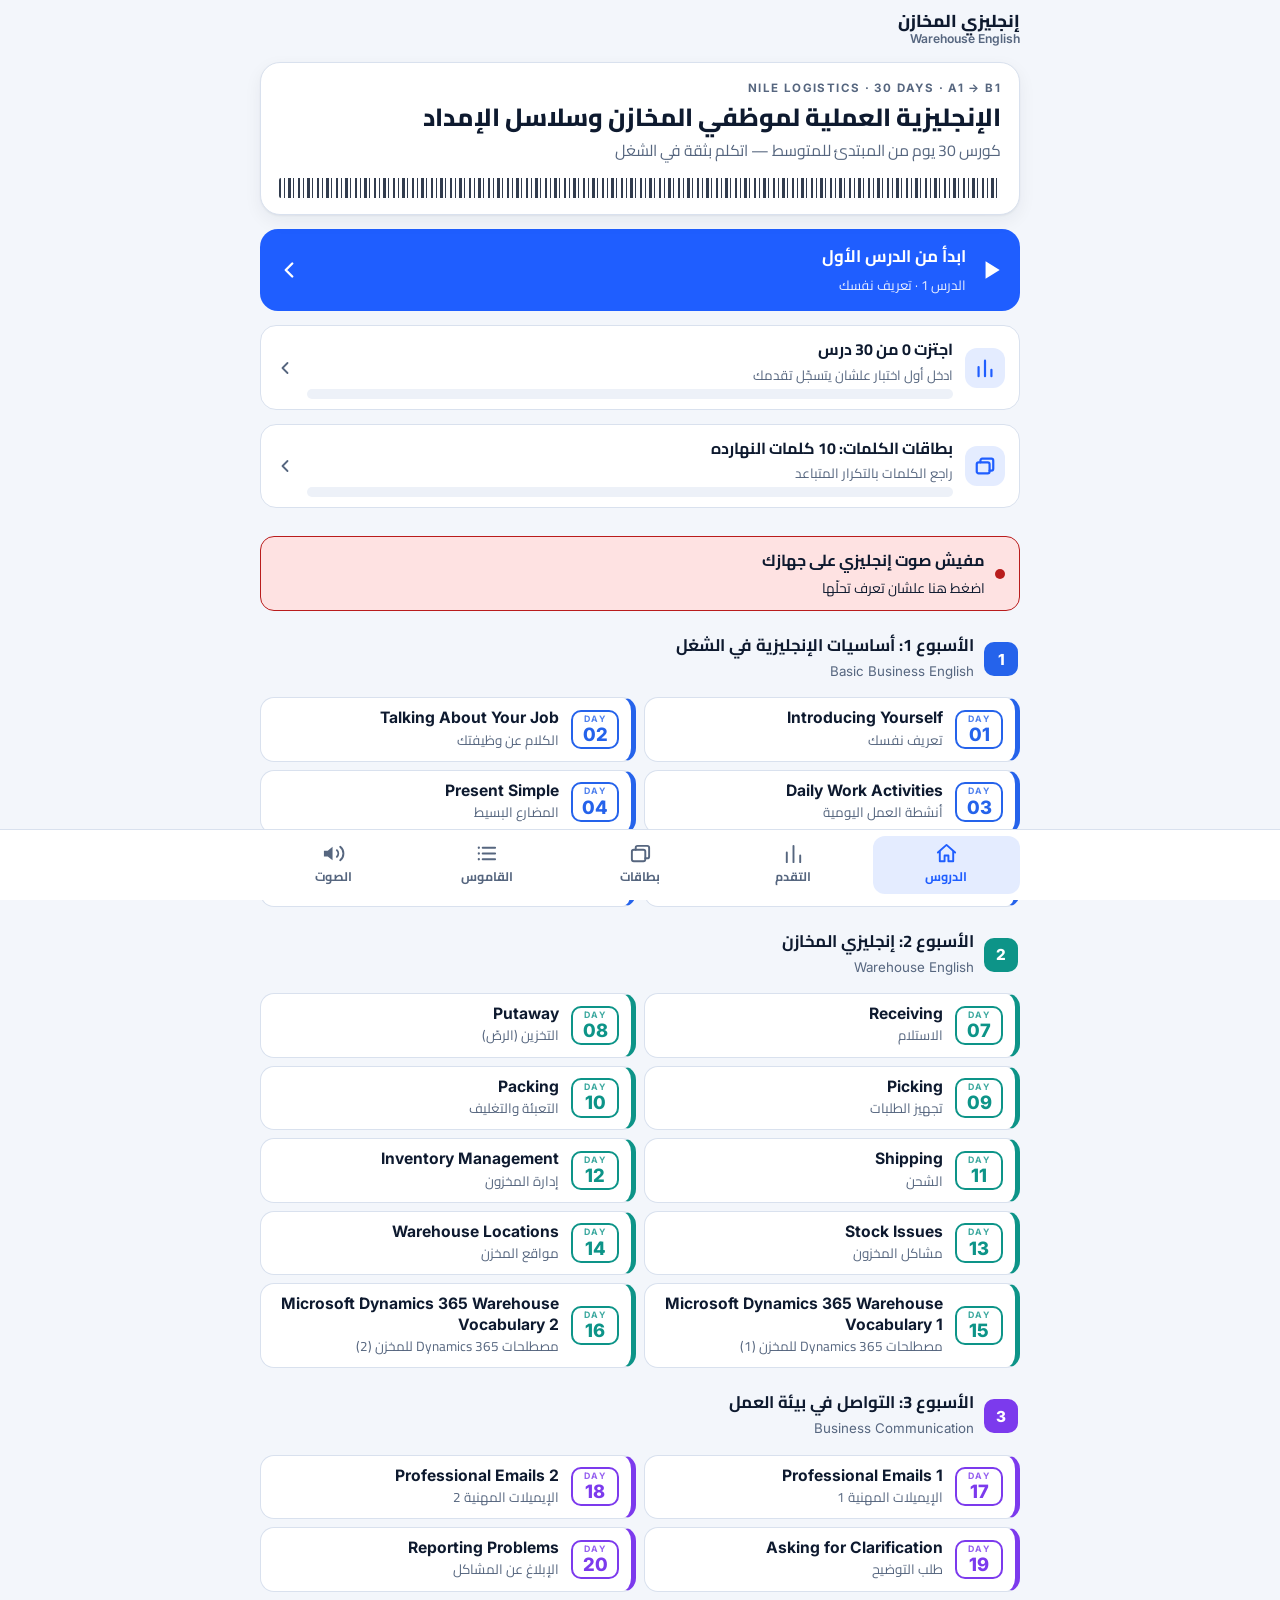
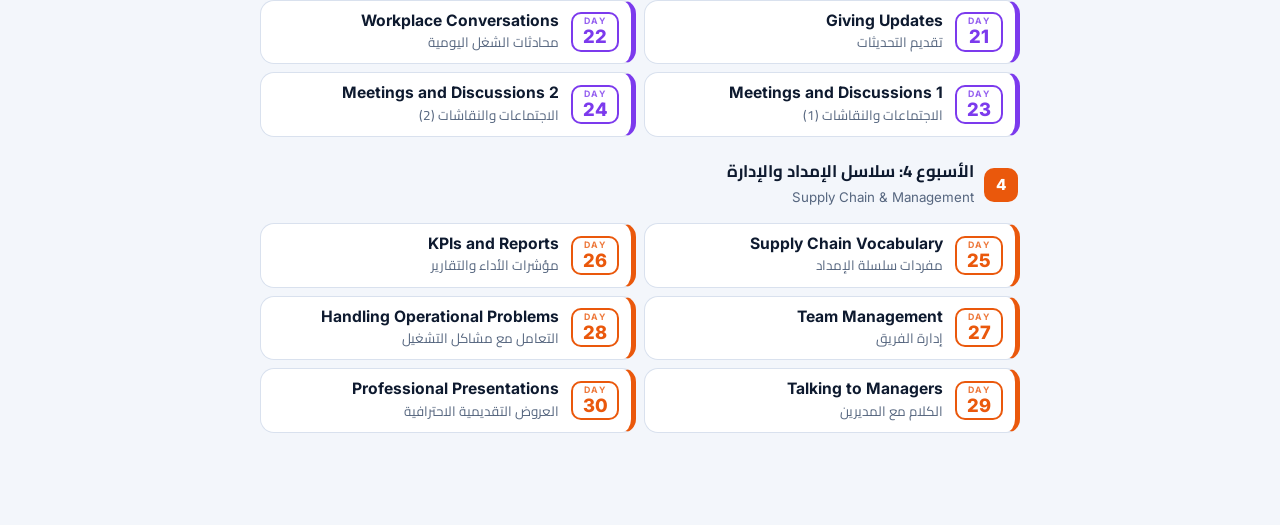
<file: index.html>
<!doctype html>
<html lang="ar" dir="rtl">
<head>
<meta charset="utf-8">
<meta name="viewport" content="width=device-width, initial-scale=1, viewport-fit=cover">
<meta name="color-scheme" content="light dark">
<meta name="theme-color" content="#f3f6fb" media="(prefers-color-scheme: light)">
<meta name="theme-color" content="#0a1120" media="(prefers-color-scheme: dark)">
<meta name="mobile-web-app-capable" content="yes">
<meta name="apple-mobile-web-app-capable" content="yes">
<meta name="apple-mobile-web-app-title" content="إنجليزي المخازن">
<title>إنجليزي المخازن</title>
<link rel="manifest" href="manifest.json">
<link rel="icon" href="icons/icon.svg" type="image/svg+xml">
<link rel="preconnect" href="https://fonts.googleapis.com">
<link rel="preconnect" href="https://fonts.gstatic.com" crossorigin>
<link href="https://fonts.googleapis.com/css2?family=Cairo:wght@400;600;700;800&family=Inter:wght@400;500;600;700;800&display=swap" rel="stylesheet">
<style>:root{padding-top:env(safe-area-inset-top,0px);padding-bottom:env(safe-area-inset-bottom,0px)}[hidden]{display:none!important}</style>
<link rel="stylesheet" href="app/app.css">
</head>
<body>
<div id="app" dir="rtl" lang="ar">
  <header id="top"></header>
  <main id="view"></main>
  <nav id="nav" aria-label="التنقل الرئيسي"></nav>
  <div id="toast" role="status" aria-live="polite"></div>
</div>
<noscript>التطبيق محتاج JavaScript علشان يشتغل.</noscript>
<script src="data/meta.js"></script>
<script src="data/lesson_01.js"></script><script src="data/lesson_02.js"></script><script src="data/lesson_03.js"></script><script src="data/lesson_04.js"></script><script src="data/lesson_05.js"></script>
<script src="data/lesson_06.js"></script><script src="data/lesson_07.js"></script><script src="data/lesson_08.js"></script><script src="data/lesson_09.js"></script><script src="data/lesson_10.js"></script>
<script src="data/lesson_11.js"></script><script src="data/lesson_12.js"></script><script src="data/lesson_13.js"></script><script src="data/lesson_14.js"></script><script src="data/lesson_15.js"></script>
<script src="data/lesson_16.js"></script><script src="data/lesson_17.js"></script><script src="data/lesson_18.js"></script><script src="data/lesson_19.js"></script><script src="data/lesson_20.js"></script>
<script src="data/lesson_21.js"></script><script src="data/lesson_22.js"></script><script src="data/lesson_23.js"></script><script src="data/lesson_24.js"></script><script src="data/lesson_25.js"></script>
<script src="data/lesson_26.js"></script><script src="data/lesson_27.js"></script><script src="data/lesson_28.js"></script><script src="data/lesson_29.js"></script><script src="data/lesson_30.js"></script>
<script src="data/videos_01_15.js"></script><script src="data/videos_16_30.js"></script>
<script src="js/core.js"></script>
<script src="app/tts.js"></script><script src="app/grade.js"></script><script src="app/store.js"></script><script src="app/srs.js"></script><script src="app/views.js"></script><script src="app/mic.js"></script><script src="app/practice.js"></script><script src="app/cards.js"></script><script src="app/roleplay.js"></script><script src="app/progress.js"></script><script src="app/selftest.js"></script><script src="app/pwa.js"></script><script src="app/app.js"></script>
</body>
</html>
</file>
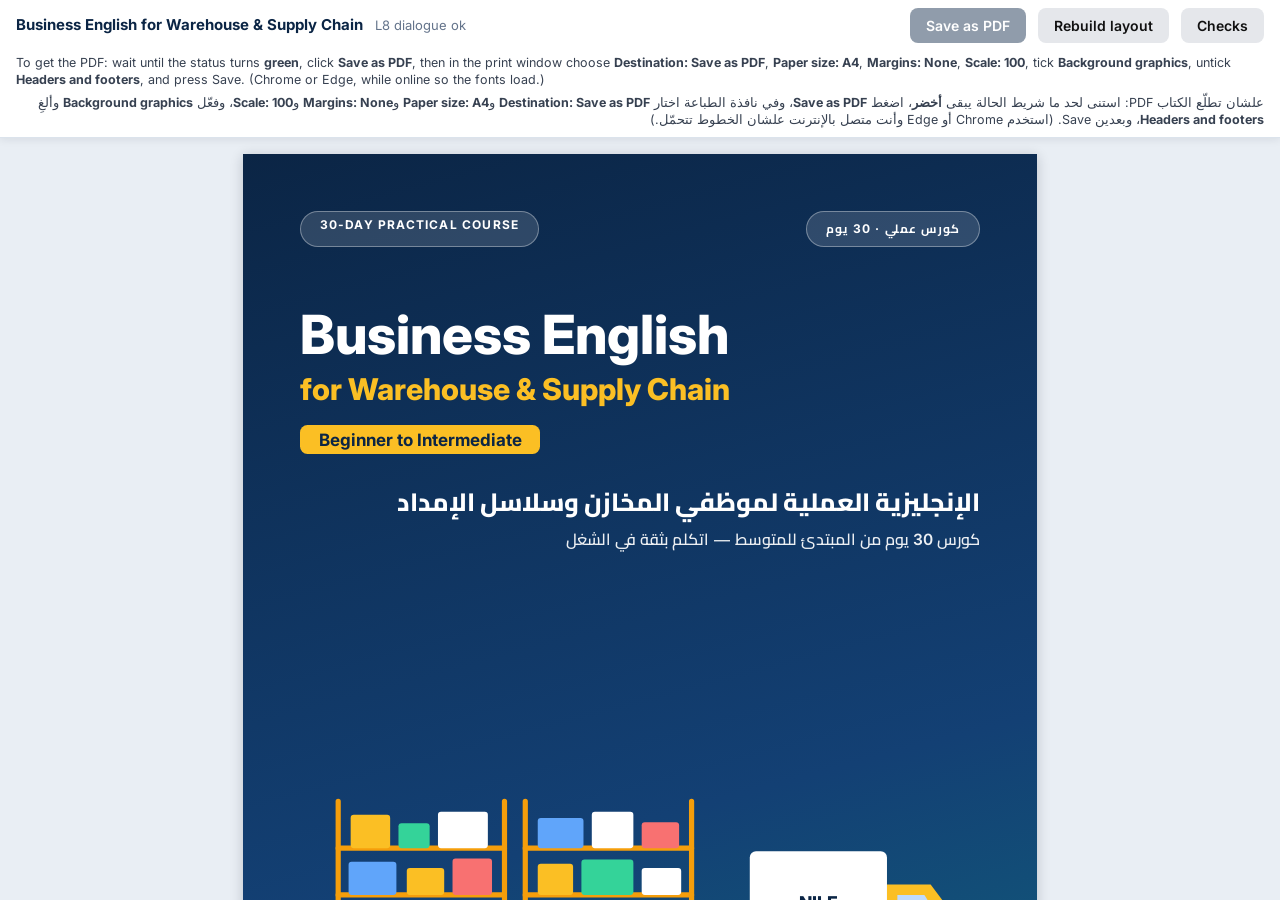
<file: test.html>
<!doctype html>
<meta charset="utf-8">
<meta http-equiv="refresh" content="0;url=book.html">
<title>Business English for Warehouse &amp; Supply Chain</title>
<p><a href="book.html">Open the printable book (book.html)</a></p>
</file>
<file: app/app.css>
/* Warehouse English — mobile-first RTL app styles */
:root{
  --bg:#f3f6fb;--surface:#ffffff;--surface2:#edf1f8;--ink:#0e1a2f;--muted:#56667f;--line:#d9e1ee;
  --accent:#1f5eff;--accent-ink:#ffffff;--accent-soft:#e4ecff;--ring:rgba(31,94,255,.35);
  --good:#15803d;--good-soft:#dcfce7;--warn:#b45309;--warn-soft:#fef3c7;--bad:#b91c1c;--bad-soft:#fee2e2;
  --st:#c2410c;
  --wk1:#2563eb;--wk2:#0d9488;--wk3:#7c3aed;--wk4:#ea580c;
  --shadow:0 1px 2px rgba(14,26,47,.05),0 6px 18px rgba(14,26,47,.06);
}
@media (prefers-color-scheme:dark){:root:not([data-theme="light"]){
  --bg:#0a1120;--surface:#111a2e;--surface2:#17223a;--ink:#e7eefc;--muted:#9bb0cf;--line:#223250;
  --accent:#7aa5ff;--accent-ink:#071026;--accent-soft:#18284d;--ring:rgba(122,165,255,.4);
  --good:#4ade80;--good-soft:#0f2e1c;--warn:#fbbf24;--warn-soft:#33260a;--bad:#f87171;--bad-soft:#3a1414;
  --st:#fb923c;--wk1:#7aa5ff;--wk2:#2dd4bf;--wk3:#b69cff;--wk4:#fb923c;
  --shadow:0 1px 2px rgba(0,0,0,.4),0 6px 18px rgba(0,0,0,.35);color-scheme:dark}}
:root[data-theme="dark"]{
  --bg:#0a1120;--surface:#111a2e;--surface2:#17223a;--ink:#e7eefc;--muted:#9bb0cf;--line:#223250;
  --accent:#7aa5ff;--accent-ink:#071026;--accent-soft:#18284d;--ring:rgba(122,165,255,.4);
  --good:#4ade80;--good-soft:#0f2e1c;--warn:#fbbf24;--warn-soft:#33260a;--bad:#f87171;--bad-soft:#3a1414;
  --st:#fb923c;--wk1:#7aa5ff;--wk2:#2dd4bf;--wk3:#b69cff;--wk4:#fb923c;
  --shadow:0 1px 2px rgba(0,0,0,.4),0 6px 18px rgba(0,0,0,.35);color-scheme:dark}

*{box-sizing:border-box;-webkit-tap-highlight-color:transparent}
html{-webkit-text-size-adjust:100%}
body{margin:0;background:var(--bg);color:var(--ink);font:16px/1.65 "Cairo","Inter","Segoe UI",system-ui,Tahoma,sans-serif;
  padding-left:max(16px,env(safe-area-inset-left,0px));padding-right:max(16px,env(safe-area-inset-right,0px))}
body::before{content:"";position:fixed;inset:0 0 auto;height:env(safe-area-inset-top,0px);background:var(--bg);z-index:40}
button{font:inherit;color:inherit}
a{color:var(--accent)}
:focus-visible{outline:3px solid var(--accent);outline-offset:2px;border-radius:8px}
h1,h2,h3,p{margin:0}
.en,.enr,.enl{font-family:"Inter","Segoe UI",system-ui,Arial,sans-serif}
.en{direction:ltr;unicode-bidi:isolate}
.enr{direction:ltr;unicode-bidi:isolate;text-align:right;display:block}
.enl{direction:ltr;unicode-bidi:isolate;text-align:left;display:block}
.muted{color:var(--muted)}.small{font-size:.86rem}.grow{flex:1;min-width:0}
b.st{color:var(--st);font-weight:800}

#app{max-width:760px;margin:0 auto;padding-block:0 calc(92px + env(safe-area-inset-bottom,0px))}
#view{display:flex;flex-direction:column;gap:14px;padding-top:6px}
.stack{display:flex;flex-direction:column;gap:12px}
.row{display:flex;align-items:center;gap:10px}

/* top bar + bottom nav */
#top{position:sticky;top:env(safe-area-inset-top,0px);z-index:30;background:var(--bg);display:flex;align-items:center;gap:8px;min-height:56px}
#top .ttl{flex:1;min-width:0;font-weight:800;font-size:1.08rem;line-height:1.25;overflow:hidden;text-overflow:ellipsis;white-space:nowrap}
#top .ttl small{display:block;font-weight:600;font-size:.76rem;color:var(--muted)}
.ibtn{inline-size:44px;block-size:44px;border-radius:50%;border:0;background:transparent;color:var(--ink);display:inline-grid;place-items:center;cursor:pointer;flex:none;padding:0;text-decoration:none}
.ibtn:active{background:var(--surface2)}
.ibtn svg,.ic{width:24px;height:24px;stroke:currentColor;fill:none;stroke-width:2;stroke-linecap:round;stroke-linejoin:round}
svg .fl{fill:currentColor;stroke:none}
#nav{position:fixed;left:0;right:0;bottom:0;z-index:30;background:var(--surface);border-top:1px solid var(--line);display:flex;justify-content:center;
  padding:6px max(16px,env(safe-area-inset-right,0px)) calc(6px + env(safe-area-inset-bottom,0px)) max(16px,env(safe-area-inset-left,0px))}
#nav .in{display:flex;width:100%;max-width:760px;gap:6px}
#nav a{flex:1;display:flex;flex-direction:column;align-items:center;gap:2px;padding:6px 4px;border-radius:12px;text-decoration:none;color:var(--muted);font-size:.78rem;font-weight:700;min-height:52px;justify-content:center}
#nav a svg{width:23px;height:23px;stroke:currentColor;fill:none;stroke-width:2;stroke-linecap:round;stroke-linejoin:round}
#nav a[aria-current="page"]{color:var(--accent);background:var(--accent-soft)}

/* cards, buttons, chips */
.card{background:var(--surface);border:1px solid var(--line);border-radius:16px;padding:14px 16px;box-shadow:var(--shadow)}
.card.flat{box-shadow:none}
.note{background:var(--accent-soft);border-radius:14px;padding:12px 14px;font-size:.95rem}
.warnbox{background:var(--warn-soft);color:var(--ink);border:1px solid var(--warn);border-radius:14px;padding:12px 14px;font-size:.95rem}
.okbox{background:var(--good-soft);border:1px solid var(--good);border-radius:14px;padding:12px 14px;font-size:.95rem}
.btn{display:inline-flex;align-items:center;justify-content:center;gap:8px;min-height:46px;padding:8px 18px;border-radius:14px;border:1.5px solid var(--line);background:var(--surface);color:var(--ink);font-weight:700;cursor:pointer;text-decoration:none;font-size:1rem}
.btn:active{transform:scale(.98)}
.btn.pri{background:var(--accent);border-color:var(--accent);color:var(--accent-ink)}
.btn.block{display:flex;width:100%}
.btn.sm{min-height:38px;padding:4px 14px;font-size:.9rem;border-radius:12px}
.btn svg{width:20px;height:20px;stroke:currentColor;fill:none;stroke-width:2;stroke-linecap:round;stroke-linejoin:round}
.btn[disabled]{opacity:.5;cursor:default}
.pos{font:normal 600 .72rem "Inter",sans-serif;color:var(--muted);border:1px solid var(--line);border-radius:6px;padding:0 6px;margin-inline-start:8px;vertical-align:middle;direction:ltr;display:inline-block}
.chip{display:inline-block;padding:2px 10px;border-radius:999px;background:var(--surface2);color:var(--muted);font-size:.8rem;font-weight:700}
.chips{display:flex;flex-wrap:wrap;gap:8px}
.chips .en{background:var(--surface2);border-radius:10px;padding:4px 12px;font-weight:600}
h2.sec{font-size:1.12rem;font-weight:800;margin:6px 2px 0;display:flex;align-items:center;gap:8px}
h2.sec::before{content:"";inline-size:6px;block-size:20px;border-radius:3px;background:var(--wk,var(--accent))}

/* speaker buttons */
.acts{display:flex;align-items:center;gap:6px;flex:none}
.spk{--s:44px;inline-size:var(--s);block-size:var(--s);border-radius:50%;border:0;background:var(--accent-soft);color:var(--accent);display:inline-grid;place-items:center;cursor:pointer;flex:none;padding:0;transition:transform .12s,background .15s}
.spk svg{width:22px;height:22px;fill:none;stroke:currentColor;stroke-width:2;stroke-linecap:round;stroke-linejoin:round}
.spk svg .fl{fill:currentColor;stroke:none}
.spk:active{transform:scale(.9)}
.spk.slow{background:transparent;border:1.5px solid var(--line);color:var(--muted)}
.spk.sm{--s:38px}.spk.sm svg{width:19px;height:19px}
.spk.playing{background:var(--accent);color:var(--accent-ink);border-color:var(--accent);animation:pulse 1.1s infinite}
@keyframes pulse{0%{box-shadow:0 0 0 0 var(--ring)}100%{box-shadow:0 0 0 13px transparent}}
@media (prefers-reduced-motion:reduce){.spk.playing{animation:none}*{scroll-behavior:auto!important}}
.flg{inline-size:34px;block-size:34px;border-radius:50%;border:0;background:transparent;color:var(--muted);display:inline-grid;place-items:center;cursor:pointer;padding:0;opacity:.55}
.flg svg{width:18px;height:18px;fill:none;stroke:currentColor;stroke-width:2;stroke-linecap:round;stroke-linejoin:round}
.flg.on{color:var(--bad);opacity:1}.flg.on svg{fill:currentColor}

/* home */
.hero{background:var(--surface);border:1px solid var(--line);border-radius:20px;padding:18px 18px 16px;box-shadow:var(--shadow);position:relative;overflow:hidden}
.hero .k{font:700 .72rem "Inter",sans-serif;letter-spacing:.12em;color:var(--muted);direction:ltr;text-align:right}
.hero h1{font-size:1.55rem;line-height:1.35;font-weight:800;margin:6px 0 4px}
.hero p{color:var(--muted);font-size:.98rem}
.barcode{block-size:20px;margin-top:14px;border-radius:2px;opacity:.85;background:repeating-linear-gradient(90deg,var(--ink) 0 2px,transparent 2px 5px,var(--ink) 5px 6px,transparent 6px 9px,var(--ink) 9px 12px,transparent 12px 14px,var(--ink) 14px 15px,transparent 15px 19px)}
.cont{display:flex;align-items:center;gap:12px;text-decoration:none;color:inherit;background:var(--accent);color:var(--accent-ink);border-radius:18px;padding:14px 16px}
.cont .t{flex:1;min-width:0}.cont b{display:block;font-size:1.05rem}.cont small{opacity:.9}
.cont svg{width:26px;height:26px;stroke:currentColor;fill:none;stroke-width:2.2;stroke-linecap:round;stroke-linejoin:round}
.vstat{display:flex;align-items:center;gap:10px;text-decoration:none;color:inherit;border-radius:14px;padding:10px 14px;border:1px solid var(--line);background:var(--surface)}
.vstat .dot{inline-size:10px;block-size:10px;border-radius:50%;background:var(--good);flex:none}
.vstat.bad .dot{background:var(--bad)}.vstat.bad{border-color:var(--bad);background:var(--bad-soft)}
.wkh{display:flex;align-items:center;gap:10px;margin:10px 2px 2px}
.wkh .wn{inline-size:34px;block-size:34px;border-radius:10px;background:var(--wk);color:#fff;display:grid;place-items:center;font:800 .95rem "Inter",sans-serif;flex:none}
:root[data-theme="dark"] .wkh .wn{color:#071026}
@media (prefers-color-scheme:dark){:root:not([data-theme="light"]) .wkh .wn{color:#071026}}
.wkh b{font-size:1.05rem;display:block;line-height:1.3}.wkh small{color:var(--muted)}
.tiles{display:grid;grid-template-columns:1fr;gap:8px}
@media(min-width:560px){.tiles{grid-template-columns:1fr 1fr}}
.tile{display:flex;align-items:center;gap:12px;text-decoration:none;color:inherit;background:var(--surface);border:1px solid var(--line);border-inline-start:5px solid var(--wk);border-radius:14px;padding:10px 12px;min-height:64px}
.tile:active{background:var(--surface2)}
.tn{flex:none;inline-size:48px;text-align:center;border:2px solid var(--wk);border-radius:10px;padding:2px 0;font:800 1.15rem/1.15 "Inter",sans-serif;color:var(--wk);direction:ltr}
.tn small{display:block;font-size:.55rem;letter-spacing:.14em;font-weight:700;opacity:.8}
.tt{flex:1;min-width:0}.tt .enr{font-weight:700;font-size:.98rem;line-height:1.3}.tt small{color:var(--muted);display:block;font-size:.84rem}
.tdone{inline-size:22px;block-size:22px;border-radius:50%;background:var(--good);color:#fff;display:grid;place-items:center;flex:none}
.tdone svg{width:14px;height:14px;stroke:currentColor;fill:none;stroke-width:3;stroke-linecap:round;stroke-linejoin:round}

/* lesson */
.lhead{background:var(--surface);border:1px solid var(--line);border-top:5px solid var(--wk);border-radius:18px;padding:14px 16px;box-shadow:var(--shadow)}
.lhead .k{font:800 .74rem "Inter",sans-serif;letter-spacing:.14em;color:var(--wk);direction:ltr;text-align:right}
.lhead h1{font:800 1.45rem/1.3 "Inter","Cairo",sans-serif;direction:ltr;text-align:right;margin:2px 0}
.lhead .a{font-weight:700;color:var(--muted)}
.tabs{position:sticky;top:calc(env(safe-area-inset-top,0px) + 56px);z-index:25;background:var(--bg);display:flex;gap:8px;overflow-x:auto;padding:8px 0;margin:0;scrollbar-width:none;scroll-snap-type:x proximity}
.tabs::-webkit-scrollbar{display:none}
.tab{flex:none;scroll-snap-align:center;border:1.5px solid var(--line);background:var(--surface);color:var(--ink);border-radius:999px;padding:6px 16px;min-height:40px;font-weight:700;font-size:.94rem;cursor:pointer;text-decoration:none;display:inline-flex;align-items:center}
.tab[aria-current="page"]{background:var(--wk);border-color:var(--wk);color:#fff}
:root[data-theme="dark"] .tab[aria-current="page"]{color:#071026}
@media (prefers-color-scheme:dark){:root:not([data-theme="light"]) .tab[aria-current="page"]{color:#071026}}
.pgr{display:flex;gap:10px;margin-top:6px}.pgr .btn{flex:1}
.cando{margin:0;padding:0;list-style:none;display:flex;flex-direction:column;gap:8px}
.cando li{display:flex;gap:10px;align-items:flex-start}.cando li::before{content:"";flex:none;inline-size:22px;block-size:22px;margin-top:3px;border-radius:50%;background:var(--good-soft) url("data:image/svg+xml,%3Csvg xmlns='http://www.w3.org/2000/svg' viewBox='0 0 24 24' fill='none' stroke='%2322c55e' stroke-width='3.2' stroke-linecap='round' stroke-linejoin='round'%3E%3Cpath d='M20 6L9 17l-5-5'/%3E%3C/svg%3E") center/14px no-repeat}
.toolbar{display:flex;align-items:center;gap:10px;flex-wrap:wrap}
.sw{display:inline-flex;align-items:center;gap:8px;cursor:pointer;font-weight:700;font-size:.92rem;user-select:none}
.sw input{inline-size:20px;block-size:20px;accent-color:var(--accent)}

/* words */
.vcard{background:var(--surface);border:1px solid var(--line);border-radius:16px;padding:12px 14px;display:flex;flex-direction:column;gap:2px;content-visibility:auto;contain-intrinsic-size:auto 150px;scroll-margin-top:130px}
.vcard.active,.bub.active,.srow.active{outline:3px solid var(--accent);outline-offset:1px}
.vtop{display:flex;align-items:center;gap:8px}
.vword{flex:1;min-width:0;display:flex;align-items:baseline;flex-wrap:wrap;gap:4px 0}
.vword .w{font-size:1.45rem;font-weight:800;line-height:1.25;display:inline;text-align:right}
.vpron{font-size:1.18rem;font-weight:600;line-height:1.5;padding:2px 0}
.vmean{font-weight:700;color:var(--muted)}
.vex{display:flex;align-items:center;gap:8px;margin-top:8px;background:var(--surface2);border-radius:12px;padding:6px;padding-inline-start:12px}
.vex .enl{flex:1;min-width:0;font-size:.98rem;padding-block:2px}
.vlsn{font:700 .72rem "Inter",sans-serif;color:var(--muted);background:var(--surface2);border-radius:6px;padding:0 6px;margin-inline-start:6px}
.search{display:flex;align-items:center;gap:8px;background:var(--surface);border:1.5px solid var(--line);border-radius:14px;padding:0 12px;min-height:48px;position:sticky;top:calc(env(safe-area-inset-top,0px) + 56px);z-index:20}
.search svg{width:20px;height:20px;stroke:var(--muted);fill:none;stroke-width:2;stroke-linecap:round}
.search input{flex:1;min-width:0;border:0;background:transparent;color:var(--ink);font:inherit;min-height:44px;outline:none}

/* grammar */
.gint{line-height:1.85}
.gpt h3{font-size:1.02rem;font-weight:800;margin-bottom:4px}
.exl{display:flex;flex-direction:column;gap:8px;margin-top:10px}
.exr{display:flex;align-items:center;gap:8px;background:var(--surface2);border-radius:12px;padding:6px;padding-inline-start:12px}
.exr .t{flex:1;min-width:0}.exr .enl{font-weight:600}.exr .a{color:var(--muted);font-size:.9rem;display:block;direction:rtl;text-align:right}
.tw{overflow-x:auto;border:1px solid var(--line);border-radius:14px;background:var(--surface)}
.gtab{border-collapse:collapse;width:100%;min-width:420px;font-family:"Inter","Segoe UI",system-ui,sans-serif;font-size:.92rem;direction:ltr}
.gtab th{background:var(--wk);color:#fff;text-align:left;padding:8px 10px;font-weight:700;white-space:nowrap}
:root[data-theme="dark"] .gtab th{color:#071026}
@media (prefers-color-scheme:dark){:root:not([data-theme="light"]) .gtab th{color:#071026}}
.gtab td{padding:8px 10px;border-top:1px solid var(--line);text-align:left}
.gtab tr:nth-child(even) td{background:var(--surface2)}
.mis{display:flex;flex-direction:column;gap:6px}
.mis .w,.mis .r{display:flex;align-items:center;gap:8px;border-radius:12px;padding:6px;padding-inline-start:10px}
.mis .w{background:var(--bad-soft)}.mis .r{background:var(--good-soft)}
.mis .w .enl{text-decoration:line-through;text-decoration-thickness:2px;opacity:.85}
.mis .tag{flex:none;inline-size:24px;block-size:24px;border-radius:50%;display:grid;place-items:center;font-weight:900;font-size:.9rem;color:#fff}
.mis .w .tag{background:var(--bad)}.mis .r .tag{background:var(--good)}
:root[data-theme="dark"] .mis .tag{color:#071026}
@media (prefers-color-scheme:dark){:root:not([data-theme="light"]) .mis .tag{color:#071026}}
.mis .enl{flex:1;min-width:0;font-weight:600}
.mis .nt{color:var(--muted);font-size:.92rem;padding:0 4px}

/* sentences + dialogue */
.srow{background:var(--surface);border:1px solid var(--line);border-radius:16px;padding:10px;padding-inline-start:14px;display:flex;align-items:center;gap:8px;scroll-margin-top:130px}
.srow .t{flex:1;min-width:0}.srow .enl{font-weight:700;font-size:1.04rem;line-height:1.45}
.srow .a{color:var(--muted);display:block;direction:rtl;text-align:right;margin-top:2px}
.hide-ar .a{display:none}
.scene{background:var(--accent-soft);border-radius:14px;padding:12px 14px}
.dlg{display:flex;flex-direction:column;gap:10px}
.bub{max-width:92%;background:var(--surface);border:1px solid var(--line);border-radius:18px;padding:10px 12px 8px;display:flex;flex-direction:column;gap:4px;scroll-margin-top:140px}
.bub.me{align-self:flex-start;background:var(--accent-soft);border-color:transparent}
.bub.them{align-self:flex-end}
.bub .who{font-size:.82rem;font-weight:800;color:var(--muted);display:flex;gap:6px;align-items:baseline;flex-wrap:wrap}
.bub .who small{font-weight:600;font-size:.74rem}
.bub .enl{font-weight:600;font-size:1.02rem;line-height:1.5}
.bub .a{color:var(--muted);display:block;direction:rtl;text-align:right;font-size:.95rem}
.bub .bact{display:flex;gap:6px;justify-content:flex-end}
.bub.me .bact{justify-content:flex-start}
.bub.them .who{flex-direction:row-reverse}

/* practice */
.qit{background:var(--surface);border:1px solid var(--line);border-radius:16px;padding:12px 14px;display:flex;flex-direction:column;gap:8px}
.qit .q{font-weight:700}.qit .opts{display:flex;flex-wrap:wrap;gap:8px}
.qit .opts .en{border:1.5px solid var(--line);border-radius:10px;padding:2px 12px;font-weight:600}
.qit details{border-top:1px dashed var(--line);padding-top:8px}
.qit summary{cursor:pointer;font-weight:800;color:var(--accent);min-height:36px;display:flex;align-items:center}
.qit .ans{display:flex;align-items:center;gap:8px;margin-top:6px;background:var(--good-soft);border-radius:12px;padding:6px;padding-inline-start:12px}
.qit .ans .enl{flex:1;min-width:0;font-weight:700}
.qit .hint{color:var(--muted);font-size:.9rem}
.words-scr{display:flex;flex-wrap:wrap;gap:8px;direction:ltr}
.words-scr span{background:var(--surface2);border-radius:10px;padding:4px 12px;font:700 1rem "Inter",sans-serif}
.vid .tl{font:700 1.05rem/1.4 "Inter",sans-serif;direction:ltr;text-align:left}
.soon{border:2px dashed var(--line);border-radius:16px;padding:16px;text-align:center;color:var(--muted)}

/* voice screen */
.vs-grid{display:flex;flex-direction:column;gap:10px}
.sel{inline-size:100%;min-height:48px;border-radius:12px;border:1.5px solid var(--line);background:var(--surface);color:var(--ink);font:inherit;padding:0 10px}
.rng{display:flex;align-items:center;gap:12px}.rng input{flex:1;accent-color:var(--accent);min-height:36px}.rng output{min-inline-size:44px;text-align:center;font:700 .95rem "Inter",sans-serif;direction:ltr}
.tg{background:var(--surface);border:1px solid var(--line);border-radius:16px;overflow:hidden}
.tg>summary{list-style:none;cursor:pointer;padding:12px 16px;font-weight:800;display:flex;align-items:center;gap:8px;min-height:48px}
.tg>summary::-webkit-details-marker{display:none}
.tg>summary::after{content:"";margin-inline-start:auto;inline-size:10px;block-size:10px;border:solid var(--muted);border-width:0 2px 2px 0;transform:rotate(45deg);transition:transform .15s}
.tg[open]>summary::after{transform:rotate(-135deg)}
.tg .body{display:flex;flex-direction:column;border-top:1px solid var(--line)}
.ti{display:flex;align-items:center;gap:8px;padding:8px 12px;border-bottom:1px solid var(--line)}
.ti:last-child{border-bottom:0}
.ti .t{flex:1;min-width:0}.ti .enl{font-weight:700}
.ti .sp{display:block;direction:ltr;text-align:left;color:var(--muted);font:.78rem "Inter",monospace;word-break:break-word}
.diag{font:.8rem/1.6 "Inter",ui-monospace,monospace;direction:ltr;text-align:left;white-space:pre-wrap;word-break:break-word;color:var(--muted)}
.fl-item{display:flex;align-items:center;gap:8px;padding:6px 0;border-bottom:1px solid var(--line)}
.fl-item .enl{flex:1;min-width:0;font-weight:600}
.inp{inline-size:100%;min-height:46px;border-radius:12px;border:1.5px solid var(--line);background:var(--surface);color:var(--ink);font:1rem "Inter",sans-serif;padding:0 12px;direction:ltr;text-align:left}
.aud-t{display:flex;align-items:center;gap:8px;padding:8px 10px;border-bottom:1px solid var(--line)}
.aud-t .tok{font:700 .98rem "Inter",monospace;direction:ltr;min-inline-size:84px}
.aud-t .t{flex:1;min-width:0}.aud-t .sp{display:block;direction:ltr;text-align:left;color:var(--accent);font:600 .8rem "Inter",monospace;word-break:break-word;margin-top:2px}
.aud-t .cx{display:block;direction:ltr;text-align:left;color:var(--muted);font-size:.78rem}
.aud-t .n{font:700 .75rem "Inter",sans-serif;color:var(--muted);flex:none}

/* toast + error bar */
#toast{position:fixed;left:50%;transform:translateX(-50%) translateY(20px);bottom:calc(84px + env(safe-area-inset-bottom,0px));background:var(--ink);color:var(--bg);padding:10px 18px;border-radius:999px;font-weight:700;font-size:.94rem;opacity:0;pointer-events:none;transition:opacity .2s,transform .2s;z-index:60;max-width:calc(100vw - 32px);text-align:center}
#toast.on{opacity:1;transform:translateX(-50%) translateY(0)}
#err{position:fixed;left:8px;right:8px;top:calc(8px + env(safe-area-inset-top,0px));z-index:70;background:var(--bad);color:#fff;border-radius:12px;padding:10px 14px;font:.85rem/1.5 "Inter",monospace;direction:ltr;text-align:left}
/* ---------- phase 2: exercises, quiz, progress ---------- */
.ar{display:block;direction:rtl;text-align:right}
.pad{padding:12px}
.row.wrap{flex-wrap:wrap}
.btn.danger{background:var(--bad-soft);border-color:var(--bad);color:var(--bad)}
.inp.ta{padding:10px 12px;min-height:84px;resize:vertical;line-height:1.5;display:block}
.bar{display:block;block-size:10px;border-radius:999px;background:var(--surface2);overflow:hidden}
.bar i{display:block;block-size:100%;background:var(--accent);border-radius:999px;transition:width .3s}
.sc{margin-inline-start:auto;font:700 .85rem "Inter",sans-serif;color:var(--muted);background:var(--surface2);border-radius:999px;padding:0 10px;direction:ltr}
.pc{font-weight:800}
.alt{color:var(--muted);font-size:.9rem}
.rec{font-size:.97rem}
.wchips{display:flex;flex-wrap:wrap;gap:8px}
.wchip{display:inline-flex;align-items:center;gap:4px;background:var(--surface2);border-radius:999px;padding:2px 4px 2px 14px;font-weight:700}
.tdone{color:var(--bg)}
.tdone.review{background:var(--warn);font:900 .85rem "Inter",sans-serif}
.tdone.studying{background:transparent;border:2px solid var(--accent)}
.tdone.studying::before{content:"";inline-size:8px;block-size:8px;border-radius:50%;background:var(--accent)}

/* question cards */
.qtop,.qh{display:flex;align-items:center;gap:8px}
.qn,.qno{flex:none;inline-size:28px;block-size:28px;border-radius:50%;background:var(--accent-soft);color:var(--accent);display:grid;place-items:center;font:800 .85rem "Inter",sans-serif}
.qk{font-weight:800;color:var(--muted);font-size:.88rem}
.qq{font-weight:700;display:flex;flex-direction:column;gap:6px}
.qq .enl{font-size:1.05rem}
.qq .row .enl{min-width:0}
.blank{display:inline-block;min-inline-size:3.4em;border-bottom:2.5px solid var(--accent);margin:0 .25em;transform:translateY(3px)}
.slot{min-height:54px;border:2px dashed var(--line);border-radius:14px;padding:8px;display:flex;flex-wrap:wrap;gap:8px;align-items:center;direction:ltr;background:var(--surface2)}
.slot.empty::before{content:attr(data-ph);color:var(--muted);font-size:.9rem;font-weight:600;direction:rtl;margin:auto}
.slot.ok{border-style:solid;border-color:var(--good);background:var(--good-soft)}
.slot.bad{border-style:solid;border-color:var(--bad);background:var(--bad-soft)}
.bank{display:flex;flex-wrap:wrap;gap:8px;direction:ltr}
.wt{border:1.5px solid var(--line);background:var(--surface);color:var(--ink);border-radius:12px;padding:6px 14px;min-height:44px;font:700 1rem "Inter",sans-serif;cursor:pointer}
.wt:active{transform:scale(.96)}
.wt.picked{background:var(--accent);border-color:var(--accent);color:var(--accent-ink)}
.opts2{display:grid;gap:8px;grid-template-columns:1fr}
.opts2.row3{grid-template-columns:repeat(auto-fit,minmax(86px,1fr));direction:ltr}
.opt{display:flex;align-items:center;gap:10px;text-align:start;min-height:50px;padding:8px 12px;border-radius:14px;border:1.5px solid var(--line);background:var(--surface);color:var(--ink);cursor:pointer;font-weight:600;inline-size:100%}
.opt .ol{flex:none;inline-size:26px;block-size:26px;border-radius:50%;border:1.5px solid var(--line);display:grid;place-items:center;font:800 .8rem "Inter",sans-serif;color:var(--muted)}
.opt .ot{flex:1;min-width:0;display:block}
.opt.picked{border-color:var(--accent);background:var(--accent-soft)}
.opt.picked .ol{background:var(--accent);border-color:var(--accent);color:var(--accent-ink)}
.opt.ok{border-color:var(--good);background:var(--good-soft)}
.opt.bad{border-color:var(--bad);background:var(--bad-soft)}
.opt[disabled]{cursor:default;opacity:1}
.row3 .opt{justify-content:center;text-align:center}
.row3 .opt .enl{text-align:center}
.res{border-radius:14px;padding:10px 12px;display:flex;flex-direction:column;gap:8px}
.res.ok{background:var(--good-soft);border:1px solid var(--good)}
.res.bad{background:var(--bad-soft);border:1px solid var(--bad)}
.rt{display:flex;align-items:center;gap:8px;font-weight:800}
.rm{inline-size:24px;block-size:24px;border-radius:50%;display:inline-grid;place-items:center;flex:none;color:#fff;font-weight:900;font-size:.85rem}
.rm.ok{background:var(--good)}.rm.bad{background:var(--bad)}
.rm svg{width:15px;height:15px;stroke:currentColor;fill:none;stroke-width:3.2;stroke-linecap:round;stroke-linejoin:round}
:root[data-theme="dark"] .rm{color:#071026}
@media (prefers-color-scheme:dark){:root:not([data-theme="light"]) .rm{color:#071026}}
.mdl,.you{display:flex;align-items:center;gap:8px;flex-wrap:wrap}
.mdl .enl,.you .enl,.mdl .ar,.you .ar{flex:1;min-width:0}
.mdl .enl,.you .enl{font-weight:700}
.ml,.yl{font-size:.8rem;font-weight:800;color:var(--muted);flex:none}

/* quiz */
.qbar{position:sticky;bottom:calc(76px + env(safe-area-inset-bottom,0px));z-index:20;display:flex;align-items:center;gap:12px;background:var(--surface);border:1px solid var(--line);border-radius:16px;padding:10px 12px;box-shadow:var(--shadow)}
.qbar>span{flex:none;white-space:nowrap;font-weight:700}
.qbar .btn{flex:1;min-width:0;white-space:normal;line-height:1.3;padding:9px 12px}
#view:has(.qtake) .tabs{position:static}
.rv.ok{border-inline-start:5px solid var(--good)}
.rv.bad{border-inline-start:5px solid var(--bad)}
.rcard{text-align:center;align-items:center}
.rcard.ok{border-color:var(--good);background:var(--good-soft)}
.rcard.bad{border-color:var(--warn);background:var(--warn-soft)}
.big{font:800 3.2rem/1 "Inter",sans-serif;direction:ltr}
.big small{font-size:1.2rem;font-weight:700;opacity:.7}
.big.sm{font-size:1.9rem}
.verdict{display:flex;align-items:center;justify-content:center;gap:8px;font-weight:800;font-size:1.15rem}
.verdict svg{width:22px;height:22px;stroke:currentColor;fill:none;stroke-width:3;stroke-linecap:round;stroke-linejoin:round}
.sbars{inline-size:100%;display:flex;flex-direction:column;gap:8px;margin-top:6px}
.sbar{display:grid;grid-template-columns:minmax(96px,128px) 1fr 44px;gap:10px;align-items:center;font-size:.9rem;font-weight:700;text-align:start}
.sbar i{display:block;block-size:10px;border-radius:999px;background:linear-gradient(to left,var(--good) var(--p),rgba(128,128,128,.25) var(--p))}
.sbar.low i{background:linear-gradient(to left,var(--warn) var(--p),rgba(128,128,128,.25) var(--p))}
.sbar b{text-align:end;direction:ltr}

/* lesson header status + home strip + progress screen */
.lhead .lst{display:flex;align-items:center;gap:10px;margin-top:8px}
.lsc{font-weight:800;font-size:.9rem;color:var(--muted)}
.pill{display:inline-block;padding:1px 10px;border-radius:999px;font-size:.76rem;font-weight:800;white-space:nowrap}
.pill.st-new{background:var(--surface2);color:var(--muted)}
.pill.st-studying{background:var(--accent-soft);color:var(--accent)}
.pill.st-passed{background:var(--good-soft);color:var(--good)}
.pill.st-review{background:var(--warn-soft);color:var(--warn)}
.pstrip{display:flex;align-items:center;gap:12px;text-decoration:none;color:inherit;background:var(--surface);border:1px solid var(--line);border-radius:16px;padding:10px 14px}
.pstrip .grow{display:flex;flex-direction:column;gap:2px}
.pstrip small{color:var(--muted)}
.pstrip>svg{width:20px;height:20px;stroke:var(--muted);fill:none;stroke-width:2.2;stroke-linecap:round;stroke-linejoin:round;flex:none}
.pstrip .pi{inline-size:40px;block-size:40px;border-radius:12px;background:var(--accent-soft);color:var(--accent);display:grid;place-items:center;flex:none}
.pstrip .pi svg{width:22px;height:22px;stroke:currentColor;fill:none;stroke-width:2.4;stroke-linecap:round;stroke-linejoin:round}
.psum .k{font:700 .72rem "Inter",sans-serif;letter-spacing:.12em;color:var(--muted);direction:ltr;text-align:right}
.bigl{font-size:1.25rem}
.pcirc{inline-size:64px;block-size:64px;border-radius:50%;display:grid;place-items:center;font:800 1rem "Inter",sans-serif;color:var(--accent);background:conic-gradient(var(--accent) var(--pp,0%),var(--surface2) 0);position:relative;flex:none}
.pcirc::before{content:"";position:absolute;inset:6px;border-radius:50%;background:var(--surface)}
.pcirc span{position:relative}
.stats{display:grid;grid-template-columns:repeat(4,1fr);gap:8px}
.stat{border:1.5px solid var(--line);background:var(--surface);border-radius:14px;padding:8px 2px;display:flex;flex-direction:column;align-items:center;gap:0;cursor:pointer;font-size:.76rem;font-weight:700;color:var(--muted);line-height:1.35}
.stat b{font:800 1.3rem "Inter",sans-serif;color:var(--ink)}
.stat.st-passed b{color:var(--good)}.stat.st-review b{color:var(--warn)}.stat.st-studying b{color:var(--accent)}
.stat[aria-pressed="true"]{border-color:var(--accent);background:var(--accent-soft)}
.plist{display:flex;flex-direction:column;gap:14px}
.prow{display:flex;align-items:center;gap:12px;text-decoration:none;color:inherit;background:var(--surface);border:1px solid var(--line);border-inline-start:5px solid var(--wk);border-radius:14px;padding:8px 12px;min-height:64px}
.prow:active{background:var(--surface2)}
.rside{display:flex;flex-direction:column;align-items:flex-end;gap:1px;flex:none}
.sc2{font-size:.92rem}
.plist[data-filter="new"] .prow:not([data-st="new"]),
.plist[data-filter="studying"] .prow:not([data-st="studying"]),
.plist[data-filter="passed"] .prow:not([data-st="passed"]),
.plist[data-filter="review"] .prow:not([data-st="review"]){display:none}
/* ---------- phase 3: flashcards, microphone, role-play, install ---------- */
.cstats{display:grid;grid-template-columns:repeat(3,1fr);gap:8px}
.cst{border:1.5px solid var(--line);background:var(--surface);border-radius:14px;padding:8px 4px;display:flex;flex-direction:column;align-items:center;font-size:.76rem;font-weight:700;color:var(--muted);line-height:1.35;text-align:center}
.cst b{font:800 1.3rem "Inter",sans-serif;color:var(--ink);direction:ltr}
.cst.due b{color:var(--warn)}.cst.new b{color:var(--accent)}.cst.ok b{color:var(--good)}
.chipset{display:flex;flex-wrap:wrap;gap:8px}
.cbtn{border:1.5px solid var(--line);background:var(--surface);color:var(--ink);border-radius:14px;padding:4px 14px;min-height:42px;font-weight:700;font-size:.92rem;cursor:pointer;display:inline-flex;flex-direction:column;align-items:center;justify-content:center;line-height:1.3}
.cbtn small{font-size:.68rem;font-weight:600;opacity:.85}
.cbtn[aria-pressed="true"]{background:var(--accent);border-color:var(--accent);color:var(--accent-ink)}
.csbar{display:flex;align-items:center;gap:10px}
.csbar .bar{flex:1}
.csbar small{font-weight:800;color:var(--muted);min-inline-size:22px;text-align:center}
.fcard{background:var(--surface);border:1px solid var(--line);border-top:5px solid var(--wk,var(--accent));border-radius:20px;padding:14px 16px 16px;box-shadow:var(--shadow);display:flex;flex-direction:column;gap:12px;min-height:250px}
.fc-meta{display:flex;align-items:center;gap:8px;flex-wrap:wrap}
.fc-meta .pos{margin-inline-start:0}.fc-meta .vlsn{margin-inline-start:0}
.fc-tag{font-size:.74rem;font-weight:800;border-radius:999px;padding:1px 10px;background:var(--surface2);color:var(--muted)}
.fc-tag.new{background:var(--accent-soft);color:var(--accent)}.fc-tag.due{background:var(--warn-soft);color:var(--warn)}.fc-tag.weak{background:var(--bad-soft);color:var(--bad)}
.fc-q,.fc-a{display:flex;flex-direction:column;align-items:center;gap:10px;text-align:center}
.fc-q{padding:8px 0 4px;flex:1;justify-content:center}
.fc-a{border-top:1px dashed var(--line);padding-top:12px}
.fc-word{font:800 2.1rem/1.2 "Inter",sans-serif;direction:ltr;text-align:center;word-break:break-word}
.fc-mean{font-weight:800;font-size:1.65rem;line-height:1.5}
.fc-hint{color:var(--muted);font-size:.92rem}
.fc-sound{display:flex;align-items:center;justify-content:center;gap:8px}
.fc-a .vex{inline-size:100%;text-align:start}
.csact{position:sticky;bottom:calc(72px + env(safe-area-inset-bottom,0px));z-index:20;padding:10px 0 4px;background:linear-gradient(to top,var(--bg) 80%,transparent)}
.rates{display:grid;grid-template-columns:repeat(3,1fr);gap:8px}
.rate{display:flex;flex-direction:column;align-items:center;justify-content:center;gap:2px;border-radius:14px;border:1.5px solid var(--line);background:var(--surface);color:var(--ink);padding:8px 4px;min-height:64px;cursor:pointer;font-weight:800;font-size:1rem}
.rate small{font-size:.72rem;font-weight:700;color:var(--muted)}
.rate.again{border-color:var(--bad);background:var(--bad-soft)}
.rate.good{border-color:var(--good);background:var(--good-soft)}
.rate.easy{border-color:var(--accent);background:var(--accent-soft)}
.rate:active{transform:scale(.97)}

.spk.mic{background:var(--accent);color:var(--accent-ink)}
.micsheet{position:fixed;z-index:50;left:50%;transform:translateX(-50%);bottom:calc(76px + env(safe-area-inset-bottom,0px));inline-size:min(736px,calc(100vw - 24px));max-block-size:62vh;overflow:auto;background:var(--surface);border:1px solid var(--line);border-radius:20px;box-shadow:0 10px 40px rgba(0,0,0,.3);padding:10px 14px 14px;display:flex;flex-direction:column;gap:10px}
.micsheet[hidden]{display:none}
.ms-top{display:flex;align-items:center;gap:8px}.ms-top b{flex:1}
.ibtn.sm{inline-size:38px;block-size:38px;font-size:1rem}
.ms-target{font-weight:800;font-size:1.08rem;line-height:1.5;background:var(--surface2);border-radius:12px;padding:8px 12px}
.ms-body{display:flex;flex-direction:column;gap:10px}
.ms-acts{display:flex;gap:8px;flex-wrap:wrap}
.ms-listen{display:flex;align-items:center;gap:12px}
.ms-ic{inline-size:52px;block-size:52px;border-radius:50%;background:var(--accent);color:var(--accent-ink);display:grid;place-items:center;flex:none;animation:pulse 1.1s infinite}
.ms-ic svg{width:26px;height:26px;stroke:currentColor;fill:none;stroke-width:2;stroke-linecap:round;stroke-linejoin:round}
.ms-verdict{display:flex;align-items:center;gap:8px;font-weight:800;font-size:1.1rem}
.ms-verdict small{color:var(--muted);font-weight:700;margin-inline-start:auto}
.ms-dot{inline-size:12px;block-size:12px;border-radius:50%;background:var(--accent);flex:none}
.ms-verdict.ok .ms-dot{background:var(--good)}.ms-verdict.near .ms-dot{background:var(--warn)}.ms-verdict.miss .ms-dot{background:var(--bad)}
.ms-words{display:flex;flex-wrap:wrap;gap:6px;direction:ltr}
.mw{padding:2px 10px;border-radius:10px;font:700 1rem "Inter",sans-serif}
.mw.ok{background:var(--good-soft);color:var(--good)}.mw.near{background:var(--warn-soft);color:var(--warn)}.mw.miss{background:var(--bad-soft);color:var(--bad);text-decoration:underline wavy}
.ms-heard{color:var(--muted);font-size:.9rem}.ms-heard .enl{display:inline;font-weight:700}
.btn svg.fl,.btn .fl{fill:currentColor;stroke:none}

.rp-hide{font-weight:800;letter-spacing:.25em;color:var(--muted);direction:ltr;text-align:start}
.rp-mark{font-size:.72rem;font-weight:800;border-radius:999px;padding:0 10px;margin-inline-start:auto}
.rp-mark.good,.rp-mark.self{background:var(--good-soft);color:var(--good)}
.rp-mark.near{background:var(--warn-soft);color:var(--warn)}
.rp-mark.miss,.rp-mark.skip{background:var(--bad-soft);color:var(--bad)}
.hide-ar .a.keep{display:block}
.rp-turn{border:2px solid var(--accent)}
.rp-wait{display:flex;align-items:center;gap:10px;color:var(--muted);font-weight:700}
.rp-wait .ms-dot{animation:pulse 1.1s infinite}
.rp-acts{gap:8px}
.rp-res{display:flex;flex-direction:column;gap:8px}
.install{display:flex;align-items:center;gap:12px;background:var(--accent-soft);border:1px solid var(--accent);border-radius:16px;padding:10px 14px}
.install .grow{display:flex;flex-direction:column;gap:2px}.install small{color:var(--muted)}
@media print{#nav,#top,#toast{display:none}}
</file>
